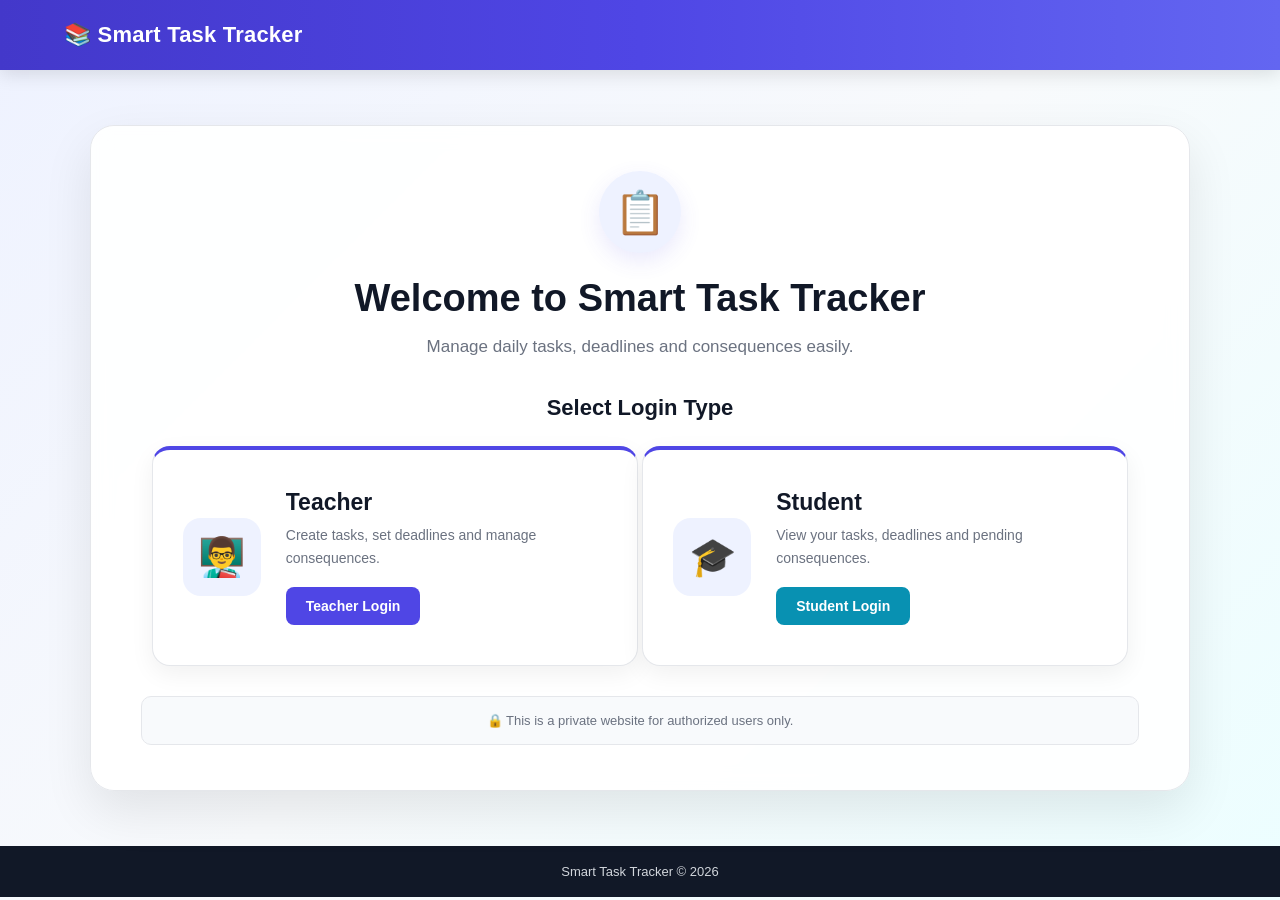
<file: index.html>
<!DOCTYPE html>
<html lang="en">

<head>
    <meta charset="UTF-8">
    <meta name="viewport" content="width=device-width, initial-scale=1.0">

    <title>Smart Task Tracker</title>

    <link rel="stylesheet" href="css/style.css">
</head>

<body>

    <!-- HEADER -->
    <header class="main-header">

        <div class="logo">
            📚 Smart Task Tracker
        </div>

    </header>


    <!-- MAIN LOGIN / ROLE SELECTION -->
    <main class="welcome-container">

        <div class="welcome-box">

            <div class="welcome-icon">
                📋
            </div>

            <h1>Welcome to Smart Task Tracker</h1>

            <p class="welcome-text">
                Manage daily tasks, deadlines and consequences easily.
            </p>


            <h2>Select Login Type</h2>


            <!-- TEACHER LOGIN -->
            <div class="role-card">

                <div class="role-icon">
                    👨‍🏫
                </div>

                <div class="role-content">

                    <h3>Teacher</h3>

                    <p>
                        Create tasks, set deadlines and manage consequences.
                    </p>
<a
                    
                    
    href="pages/teacher-login.html"
    class="role-button teacher-button">

    Teacher Login

</a>    
                        

                  

                </div>

            </div>


            <!-- STUDENT LOGIN -->
            <div class="role-card">

                <div class="role-icon">
                    🎓
                </div>

                <div class="role-content">

                    <h3>Student</h3>

                    <p>
                        View your tasks, deadlines and pending consequences.
                    </p>

                    <a
    href="pages/student-login.html"
    class="role-button student-button">

    Student Login

</a>
                </div>

            </div>


            <!-- PRIVATE WEBSITE NOTICE -->
            <div class="private-note">

                🔒
                This is a private website for authorized users only.

            </div>

        </div>

    </main>


    <!-- FOOTER -->
    <footer>

        <p>
            Smart Task Tracker © 2026
        </p>

    </footer>


    <!-- JAVASCRIPT -->
   
</body>

</html>
</file>
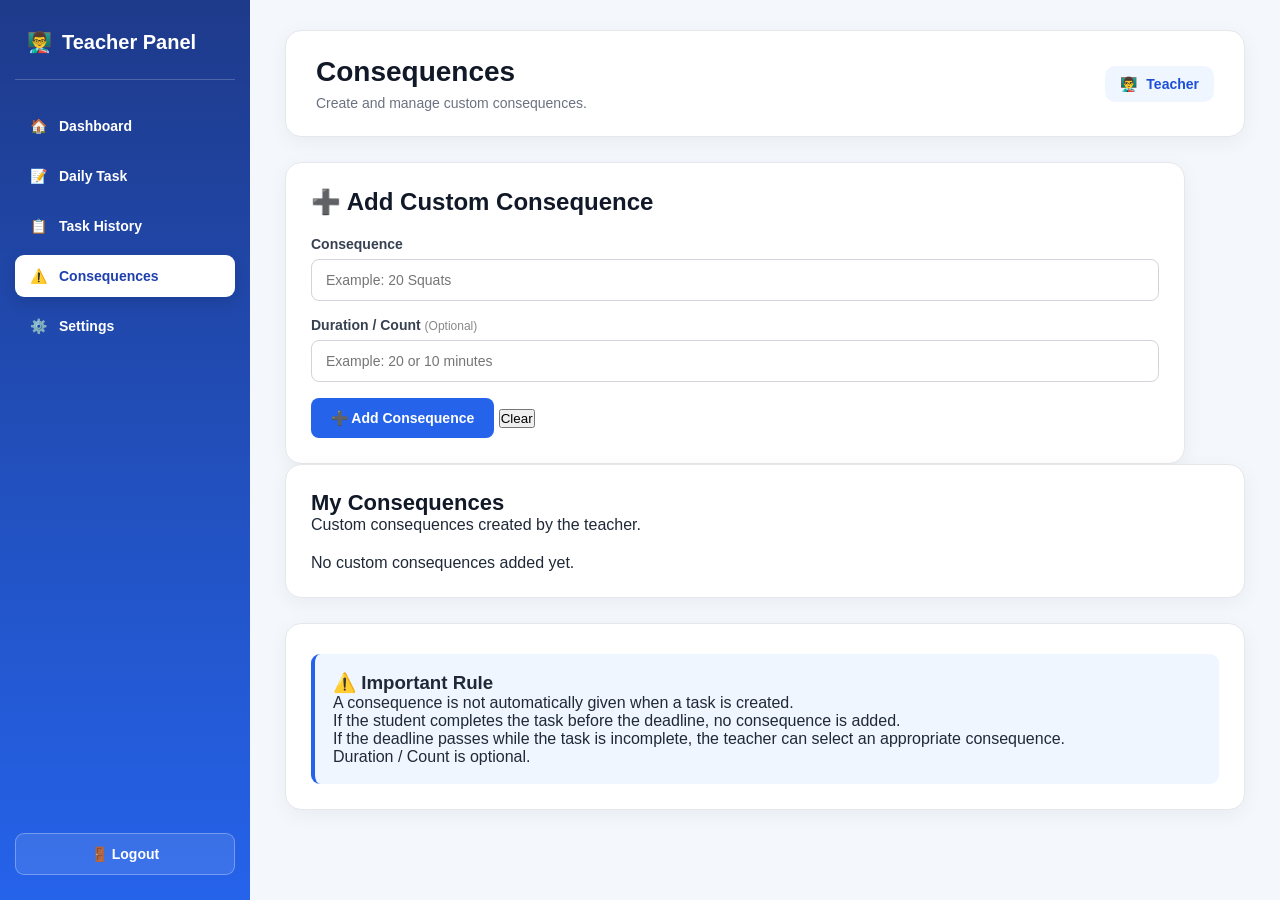
<file: pages/consequences.html>
<!DOCTYPE html>
<html lang="en">

<head>

    <meta charset="UTF-8">

    <meta name="viewport"
          content="width=device-width, initial-scale=1.0">

    <title>Consequences</title>

    <link rel="stylesheet"
          href="../css/style.css">

    <link rel="stylesheet"
          href="../css/teacher.css">

</head>


<body>

    <div class="dashboard-container">


        <!-- SIDEBAR -->

        <aside class="sidebar">

            <div class="sidebar-logo">

                👨‍🏫

                <span>
                    Teacher Panel
                </span>

            </div>


            <nav class="sidebar-menu">

                <a href="teacher-dashboard.html"
                   class="menu-item">

                    🏠
                    <span>Dashboard</span>

                </a>


                <a href="daily-task.html"
                   class="menu-item">

                    📝
                    <span>Daily Task</span>

                </a>


                <a href="task-history.html"
                   class="menu-item">

                    📋
                    <span>Task History</span>

                </a>


                <a href="consequences.html"
                   class="menu-item active">

                    ⚠️
                    <span>Consequences</span>

                </a>


                <a href="settings.html"
                   class="menu-item">

                    ⚙️
                    <span>Settings</span>

                </a>

            </nav>


            <button
                class="logout-button"
                onclick="logout()">

                🚪 Logout

            </button>

        </aside>



        <!-- MAIN CONTENT -->

        <main class="dashboard-main">


            <!-- HEADER -->

            <header class="dashboard-header">

                <div>

                    <h1>
                        Consequences
                    </h1>

                    <p>
                        Create and manage custom consequences.
                    </p>

                </div>


                <div class="teacher-profile">

                    👨‍🏫

                    <span>
                        Teacher
                    </span>

                </div>

            </header>



            <!-- ADD CONSEQUENCE -->

            <section class="form-section">

                <div class="form-card">

                    <h2>
                        ➕ Add Custom Consequence
                    </h2>


                    <!-- CONSEQUENCE -->

                    <div class="form-group">

                        <label for="consequenceName">
                            Consequence
                        </label>

                        <input
                            type="text"
                            id="consequenceName"
                            placeholder="Example: 20 Squats">

                    </div>



                    <!-- DURATION / COUNT -->

                    <div class="form-group">

                        <label for="consequenceValue">
                            Duration / Count
                            <span class="optional">
                                (Optional)
                            </span>
                        </label>

                        <input
                            type="text"
                            id="consequenceValue"
                            placeholder="Example: 20 or 10 minutes">

                    </div>



                    <!-- ADD BUTTON -->

                    <div class="form-actions">

                        <button
                            type="button"
                            class="save-task-btn"
                            onclick="addConsequence()">

                            ➕ Add Consequence

                        </button>


                        <button
                            type="button"
                            class="clear-btn"
                            onclick="clearConsequenceForm()">

                            Clear

                        </button>

                    </div>


                    <!-- MESSAGE -->

                    <p
                        id="consequenceMessage"
                        class="task-message">
                    </p>

                </div>

            </section>



            <!-- CONSEQUENCE LIST -->

            <section class="dashboard-section">

                <div class="section-header">

                    <div>

                        <h2>
                            My Consequences
                        </h2>

                        <p>
                            Custom consequences created by the teacher.
                        </p>

                    </div>

                </div>


                <div
                    id="consequenceList"
                    class="consequence-list">

                    <!-- Consequences will appear here -->

                </div>

            </section>



            <!-- RULE -->

            <section class="dashboard-section">

                <div class="teacher-info-box">

                    <h3>
                        ⚠️ Important Rule
                    </h3>

                    <p>
                        A consequence is not automatically given when
                        a task is created.
                    </p>

                    <p>
                        If the student completes the task before the
                        deadline, no consequence is added.
                    </p>

                    <p>
                        If the deadline passes while the task is
                        incomplete, the teacher can select an appropriate
                        consequence.
                    </p>

                    <p>
                        Duration / Count is optional.
                    </p>

                </div>

            </section>


        </main>

    </div>



    <!-- JAVASCRIPT -->

    <script src="../js/consequence.js"></script>

    <script src="../js/teacher.js"></script>

    <script src="../js/login.js"></script>

</body>

</html>
</file>
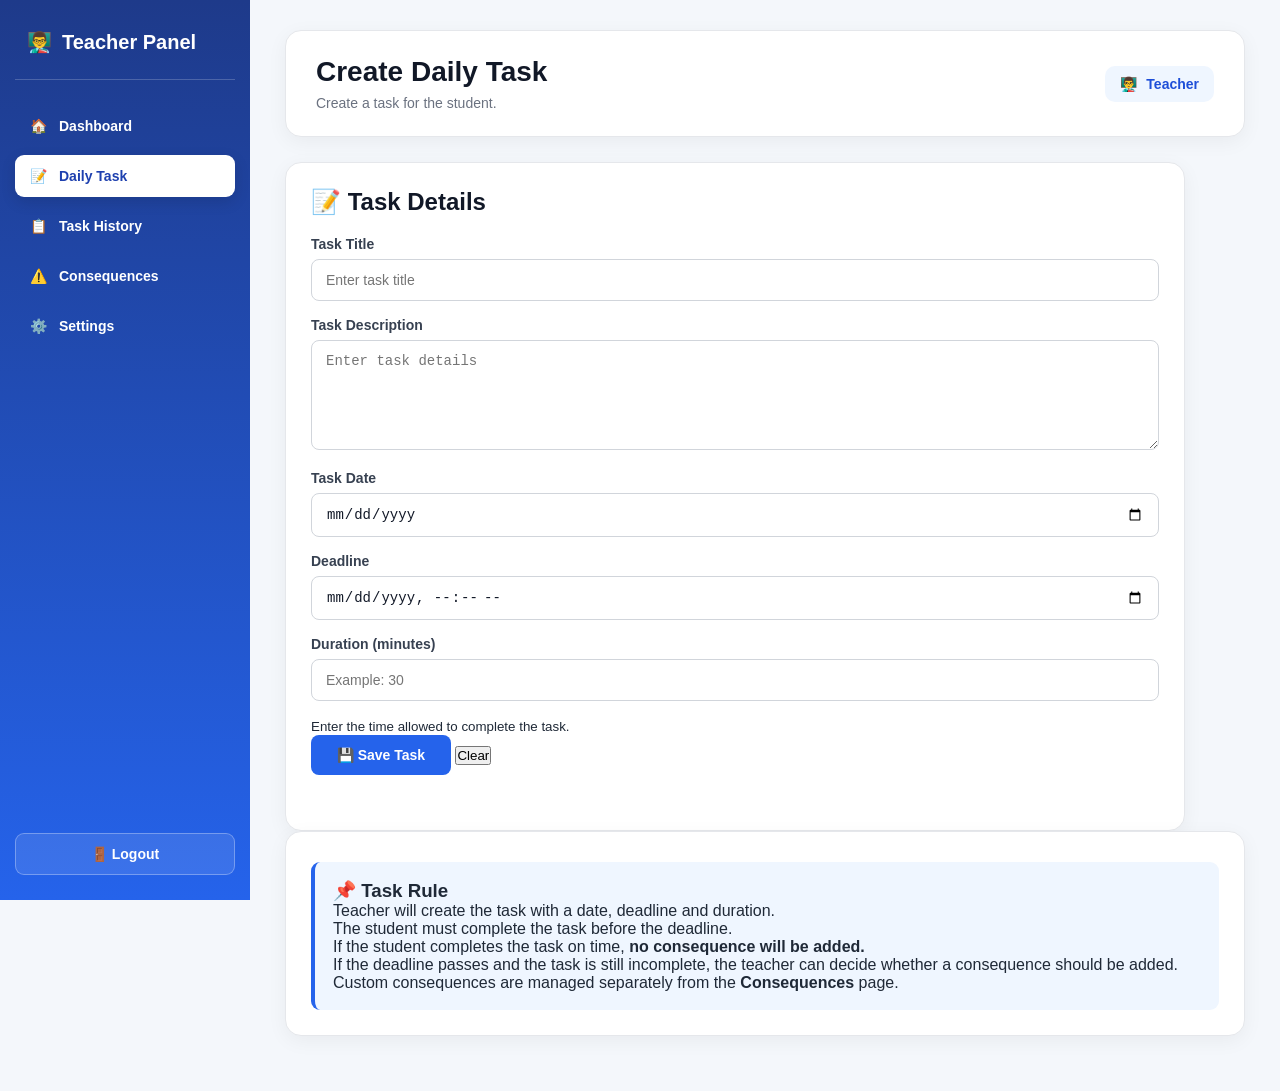
<file: pages/daily-task.html>
<!DOCTYPE html>
<html lang="en">

<head>

    <meta charset="UTF-8">

    <meta name="viewport"
          content="width=device-width, initial-scale=1.0">

    <title>Create Daily Task</title>

    <link rel="stylesheet"
          href="../css/style.css">

    <link rel="stylesheet"
          href="../css/teacher.css">

</head>


<body>

    <div class="dashboard-container">


        <!-- SIDEBAR -->

        <aside class="sidebar">

            <div class="sidebar-logo">

                👨‍🏫

                <span>
                    Teacher Panel
                </span>

            </div>


            <nav class="sidebar-menu">

                <a href="teacher-dashboard.html"
                   class="menu-item">

                    🏠
                    <span>Dashboard</span>

                </a>


                <a href="daily-task.html"
                   class="menu-item active">

                    📝
                    <span>Daily Task</span>

                </a>


                <a href="task-history.html"
                   class="menu-item">

                    📋
                    <span>Task History</span>

                </a>


                <a href="consequences.html"
                   class="menu-item">

                    ⚠️
                    <span>Consequences</span>

                </a>


                <a href="settings.html"
                   class="menu-item">

                    ⚙️
                    <span>Settings</span>

                </a>

            </nav>


            <button
                class="logout-button"
                onclick="logout()">

                🚪 Logout

            </button>

        </aside>



        <!-- MAIN CONTENT -->

        <main class="dashboard-main">


            <!-- HEADER -->

            <header class="dashboard-header">

                <div>

                    <h1>
                        Create Daily Task
                    </h1>

                    <p>
                        Create a task for the student.
                    </p>

                </div>


                <div class="teacher-profile">

                    👨‍🏫

                    <span>
                        Teacher
                    </span>

                </div>

            </header>



            <!-- TASK FORM -->

            <section class="form-section">

                <div class="form-card">

                    <h2>
                        📝 Task Details
                    </h2>


                    <!-- TASK TITLE -->

                    <div class="form-group">

                        <label for="taskTitle">
                            Task Title
                        </label>

                        <input
                            type="text"
                            id="taskTitle"
                            placeholder="Enter task title">

                    </div>



                    <!-- DESCRIPTION -->

                    <div class="form-group">

                        <label for="taskDescription">
                            Task Description
                        </label>

                        <textarea
                            id="taskDescription"
                            rows="4"
                            placeholder="Enter task details"></textarea>

                    </div>



                    <!-- DATE -->

                    <div class="form-row">

                        <div class="form-group">

                            <label for="taskDate">
                                Task Date
                            </label>

                            <input
                                type="date"
                                id="taskDate">

                        </div>



                        <!-- DEADLINE -->

                        <div class="form-group">

                            <label for="taskDeadline">
                                Deadline
                            </label>

                            <input
                                type="datetime-local"
                                id="taskDeadline">

                        </div>

                    </div>



                    <!-- DURATION -->

                    <div class="form-group">

                        <label for="taskDuration">
                            Duration (minutes)
                        </label>

                        <input
                            type="number"
                            id="taskDuration"
                            min="1"
                            placeholder="Example: 30">

                        <small>
                            Enter the time allowed to complete the task.
                        </small>

                    </div>



                    <!-- SAVE BUTTON -->

                    <div class="form-actions">

                        <button
                            type="button"
                            class="save-task-btn"
                            onclick="createTask()">

                            💾 Save Task

                        </button>


                        <button
                            type="button"
                            class="clear-btn"
                            onclick="clearTaskForm()">

                            Clear

                        </button>

                    </div>



                    <!-- MESSAGE -->

                    <p
                        id="taskMessage"
                        class="task-message">
                    </p>

                </div>

            </section>



            <!-- TASK RULE -->

            <section class="dashboard-section">

                <div class="teacher-info-box">

                    <h3>
                        📌 Task Rule
                    </h3>

                    <p>
                        Teacher will create the task with a date,
                        deadline and duration.
                    </p>

                    <p>
                        The student must complete the task before
                        the deadline.
                    </p>

                    <p>
                        If the student completes the task on time,
                        <strong>no consequence will be added.</strong>
                    </p>

                    <p>
                        If the deadline passes and the task is still
                        incomplete, the teacher can decide whether
                        a consequence should be added.
                    </p>

                    <p>
                        Custom consequences are managed separately
                        from the <strong>Consequences</strong> page.
                    </p>

                </div>

            </section>


        </main>

    </div>



    <!-- JAVASCRIPT -->

    <script src="../js/task.js"></script>

    <script src="../js/teacher.js"></script>

    <script src="../js/login.js"></script>

</body>

</html>
</file>
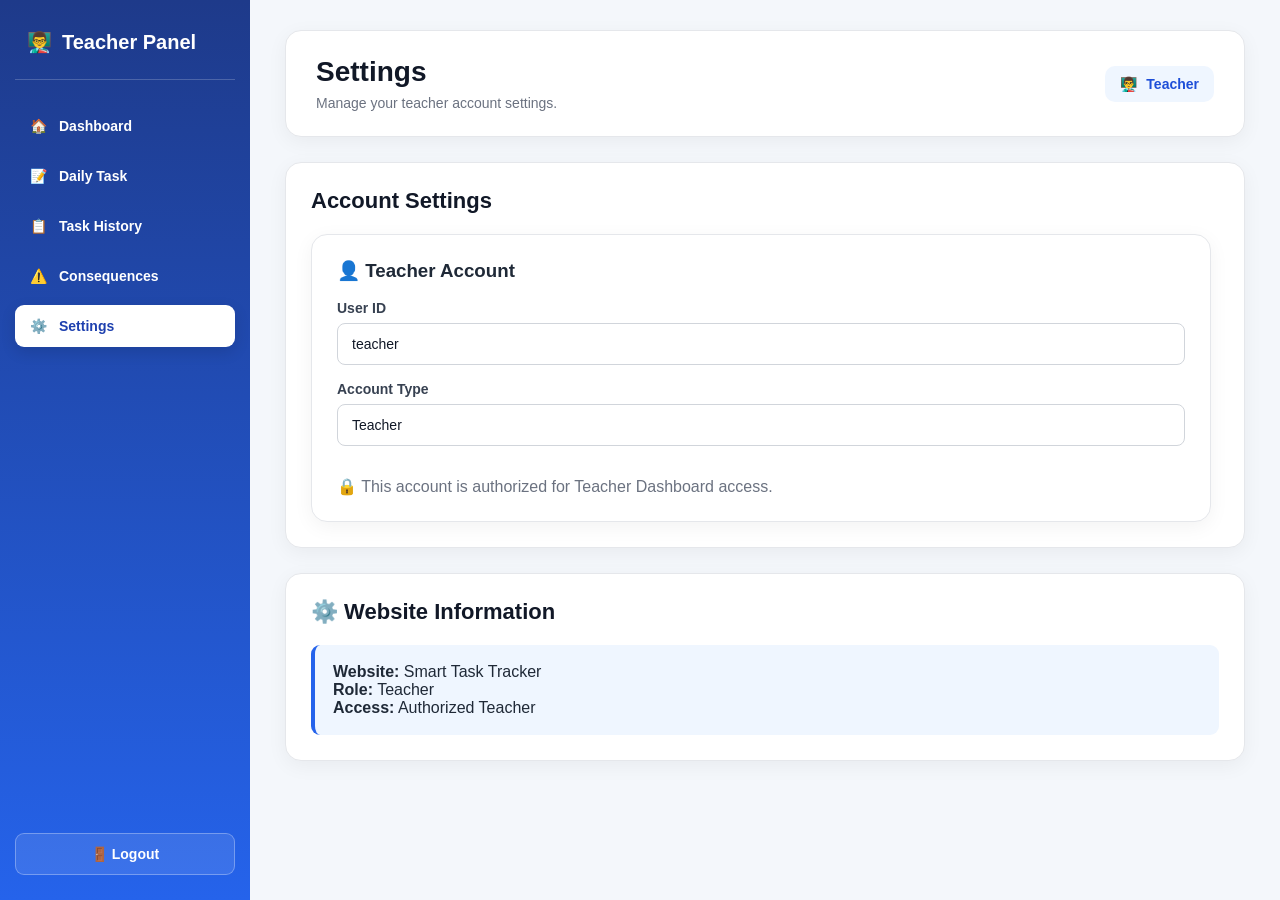
<file: pages/settings.html>
<!DOCTYPE html>
<html lang="en">

<head>

    <meta charset="UTF-8">

    <meta name="viewport"
          content="width=device-width, initial-scale=1.0">

    <title>Teacher Settings</title>

    <link rel="stylesheet"
          href="../css/teacher.css">

</head>


<body>

    <div class="dashboard-container">


        <!-- SIDEBAR -->

        <aside class="sidebar">

            <div class="sidebar-logo">

                👨‍🏫

                <span>
                    Teacher Panel
                </span>

            </div>


            <nav class="sidebar-menu">

                <a href="teacher-dashboard.html"
                   class="menu-item">

                    🏠
                    <span>Dashboard</span>

                </a>


                <a href="daily-task.html"
                   class="menu-item">

                    📝
                    <span>Daily Task</span>

                </a>


                <a href="task-history.html"
                   class="menu-item">

                    📋
                    <span>Task History</span>

                </a>


                <a href="consequences.html"
                   class="menu-item">

                    ⚠️
                    <span>Consequences</span>

                </a>


                <a href="settings.html"
                   class="menu-item active">

                    ⚙️
                    <span>Settings</span>

                </a>

            </nav>


            <button
                class="logout-button"
                onclick="logout()">

                🚪 Logout

            </button>

        </aside>



        <!-- MAIN CONTENT -->

        <main class="dashboard-main">


            <!-- HEADER -->

            <header class="dashboard-header">

                <div>

                    <h1>
                        Settings
                    </h1>

                    <p>
                        Manage your teacher account settings.
                    </p>

                </div>


                <div class="teacher-profile">

                    👨‍🏫

                    <span>
                        Teacher
                    </span>

                </div>

            </header>



            <!-- ACCOUNT SETTINGS -->

            <section class="dashboard-section">

                <div class="section-header">

                    <h2>
                        Account Settings
                    </h2>

                </div>


                <div class="form-card">

                    <h3>
                        👤 Teacher Account
                    </h3>

                    <br>


                    <label>
                        User ID
                    </label>

                    <input
                        type="text"
                        value="teacher"
                        readonly>


                    <label>
                        Account Type
                    </label>

                    <input
                        type="text"
                        value="Teacher"
                        readonly>


                    <p style="margin-top: 15px; color: #6b7280;">
                        🔒 This account is authorized for Teacher Dashboard access.
                    </p>

                </div>

            </section>



            <!-- WEBSITE SETTINGS -->

            <section class="dashboard-section">

                <div class="section-header">

                    <h2>
                        ⚙️ Website Information
                    </h2>

                </div>


                <div class="teacher-info-box">

                    <p>
                        <strong>Website:</strong>
                        Smart Task Tracker
                    </p>

                    <p>
                        <strong>Role:</strong>
                        Teacher
                    </p>

                    <p>
                        <strong>Access:</strong>
                        Authorized Teacher
                    </p>

                </div>

            </section>


        </main>

    </div>



    <!-- JAVASCRIPT -->

    <script src="../js/login.js"></script>

</body>

</html>
</file>
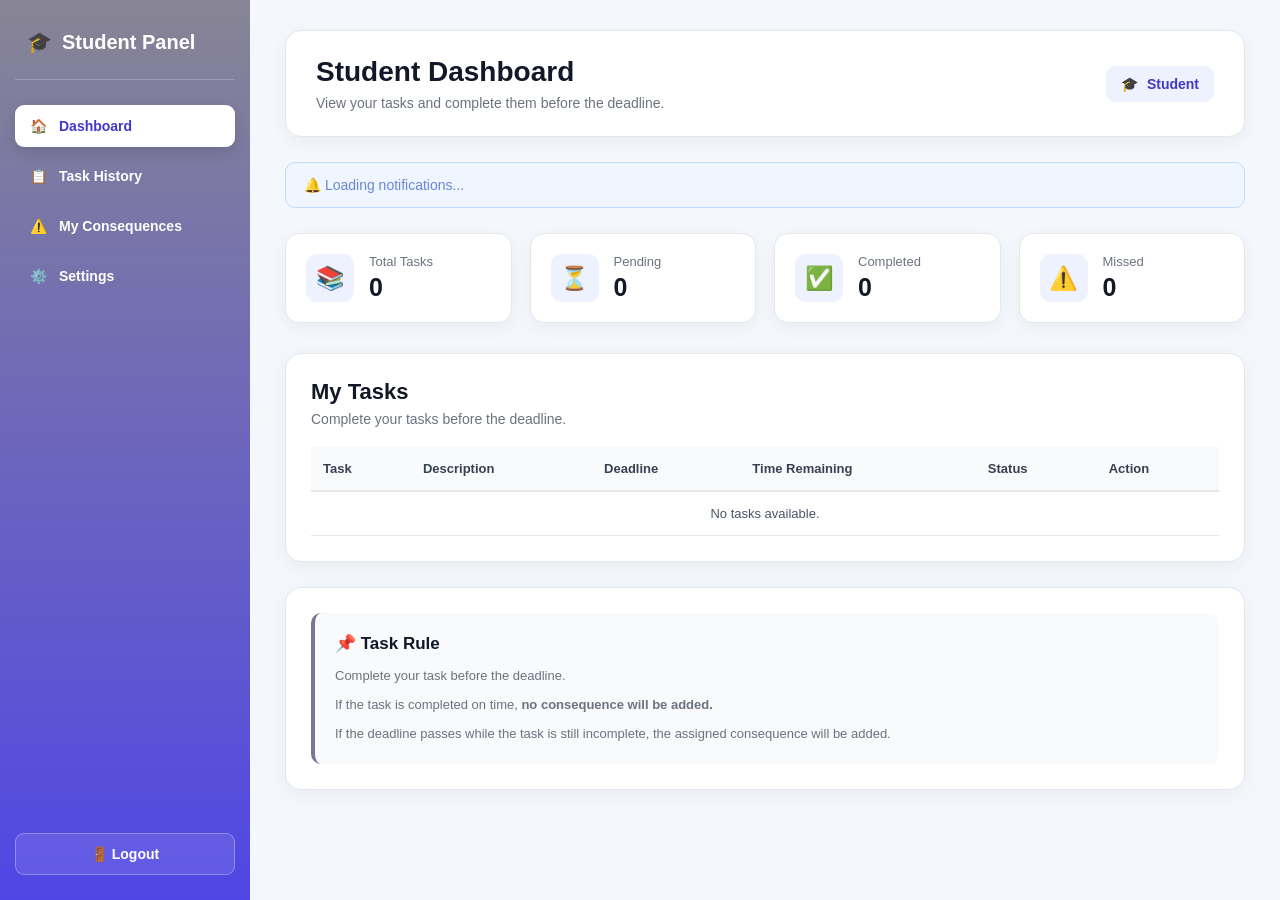
<file: pages/student-dashboard.html>
<!DOCTYPE html>
<html lang="en">

<head>

    <meta charset="UTF-8">

    <meta name="viewport"
          content="width=device-width, initial-scale=1.0">

    <title>Student Dashboard</title>

    <link rel="stylesheet"
          href="../css/style.css">

    <link rel="stylesheet"
          href="../css/student.css">

</head>


<body>

    <div class="dashboard-container">


        <!-- SIDEBAR -->

        <aside class="sidebar">

            <div class="sidebar-logo">

                🎓

                <span>
                    Student Panel
                </span>

            </div>


            <nav class="sidebar-menu">

                <a href="student-dashboard.html"
                   class="menu-item active">

                    🏠
                    <span>Dashboard</span>

                </a>


                <a href="task-history.html"
                   class="menu-item">

                    📋
                    <span>Task History</span>

                </a>


                <a href="consequences.html"
                   class="menu-item">

                    ⚠️
                    <span>My Consequences</span>

                </a>


                <a href="settings.html"
                   class="menu-item">

                    ⚙️
                    <span>Settings</span>

                </a>

            </nav>


            <button
                class="logout-button"
                onclick="logout()">

                🚪 Logout

            </button>

        </aside>



        <!-- MAIN CONTENT -->

        <main class="dashboard-main">


            <!-- HEADER -->

            <header class="dashboard-header">

                <div>

                    <h1>
                        Student Dashboard
                    </h1>

                    <p>
                        View your tasks and complete them before the deadline.
                    </p>

                </div>


                <div class="student-profile">

                    🎓

                    <span>
                        Student
                    </span>

                </div>

            </header>



            <!-- NOTIFICATION -->

            <section class="notification-section">

                <div
                    id="notificationBox"
                    class="notification-box">

                    🔔
                    <span>
                        Loading notifications...
                    </span>

                </div>

            </section>



            <!-- TASK SUMMARY -->

            <section class="stats-container">


                <div class="stat-card">

                    <div class="stat-icon">
                        📚
                    </div>

                    <div>

                        <p>
                            Total Tasks
                        </p>

                        <h2 id="studentTotalTasks">
                            0
                        </h2>

                    </div>

                </div>



                <div class="stat-card">

                    <div class="stat-icon">
                        ⏳
                    </div>

                    <div>

                        <p>
                            Pending
                        </p>

                        <h2 id="studentPendingTasks">
                            0
                        </h2>

                    </div>

                </div>



                <div class="stat-card">

                    <div class="stat-icon">
                        ✅
                    </div>

                    <div>

                        <p>
                            Completed
                        </p>

                        <h2 id="studentCompletedTasks">
                            0
                        </h2>

                    </div>

                </div>



                <div class="stat-card">

                    <div class="stat-icon">
                        ⚠️
                    </div>

                    <div>

                        <p>
                            Missed
                        </p>

                        <h2 id="studentMissedTasks">
                            0
                        </h2>

                    </div>

                </div>

            </section>



            <!-- TODAY'S TASKS -->

            <section class="dashboard-section">

                <div class="section-header">

                    <div>

                        <h2>
                            My Tasks
                        </h2>

                        <p>
                            Complete your tasks before the deadline.
                        </p>

                    </div>

                </div>


                <div class="table-container">

                    <table>

                        <thead>

                            <tr>

                                <th>
                                    Task
                                </th>

                                <th>
                                    Description
                                </th>

                                <th>
                                    Deadline
                                </th>

                                <th>
                                    Time Remaining
                                </th>

                                <th>
                                    Status
                                </th>

                                <th>
                                    Action
                                </th>

                            </tr>

                        </thead>


                        <tbody id="studentTaskTableBody">

                            <!-- Tasks will appear here -->

                        </tbody>

                    </table>

                </div>

            </section>



            <!-- IMPORTANT RULE -->

            <section class="dashboard-section">

                <div class="student-info-box">

                    <h3>
                        📌 Task Rule
                    </h3>

                    <p>
                        Complete your task before the deadline.
                    </p>

                    <p>
                        If the task is completed on time,
                        <strong>no consequence will be added.</strong>
                    </p>

                    <p>
                        If the deadline passes while the task is still
                        incomplete, the assigned consequence will be added.
                    </p>

                </div>

            </section>


        </main>

    </div>



    <!-- JAVASCRIPT -->

    <script src="../js/task.js"></script>

    <script src="../js/student.js"></script>

    <script src="../js/login.js"></script>


</body>

</html>
</file>
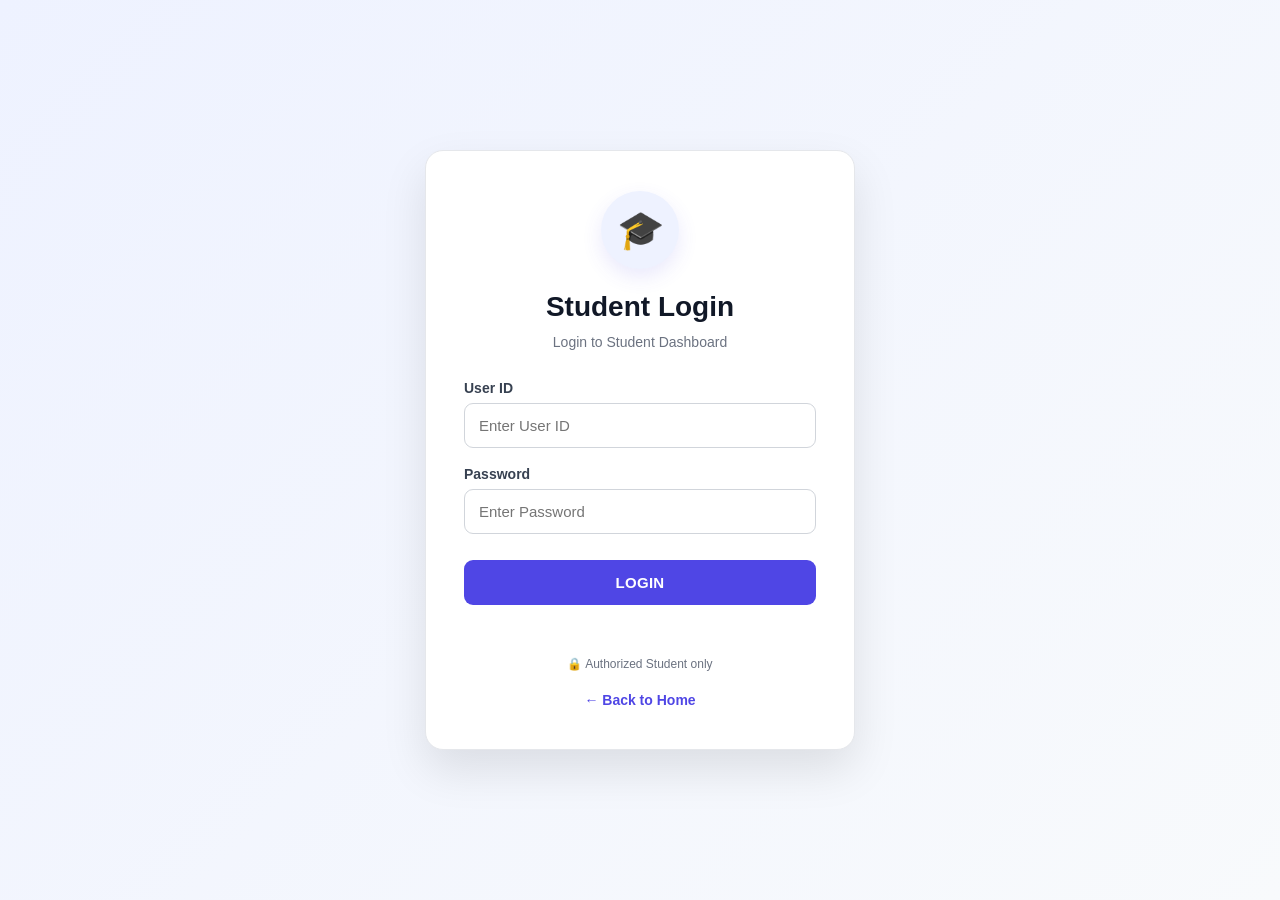
<file: pages/student-login.html>
<!DOCTYPE html>
<html lang="en">

<head>

    <meta charset="UTF-8">

    <meta name="viewport"
          content="width=device-width, initial-scale=1.0">

    <title>Student Login</title>

    <!-- Main CSS -->
    <link rel="stylesheet"
          href="../css/style.css">

    <!-- Login CSS -->
    <link rel="stylesheet"
          href="../css/login.css">

</head>


<body>

    <!-- LOGIN PAGE -->

    <main class="login-page">

        <div class="login-box">

            <!-- ICON -->

            <div class="login-icon">
                🎓
            </div>


            <!-- TITLE -->

            <h1>
                Student Login
            </h1>

            <p class="login-subtitle">
                Login to Student Dashboard
            </p>


            <!-- USER ID -->

            <div class="input-group">

                <label for="studentUserId">
                    User ID
                </label>

                <input
                    type="text"
                    id="studentUserId"
                    placeholder="Enter User ID"
                    autocomplete="username"
                >

            </div>


            <!-- PASSWORD -->

            <div class="input-group">

                <label for="studentPassword">
                    Password
                </label>

                <input
                    type="password"
                    id="studentPassword"
                    placeholder="Enter Password"
                    autocomplete="current-password"
                >

            </div>


            <!-- LOGIN BUTTON -->

            <button
                type="button"
                class="login-btn"
                onclick="studentLogin()">

                LOGIN

            </button>


            <!-- ERROR MESSAGE -->

            <p
                id="loginMessage"
                class="login-message">
            </p>


            <!-- NOTE -->

            <p class="login-note">
                🔒 Authorized Student only
            </p>


            <!-- BACK BUTTON -->

            <a
                href="../index.html"
                class="back-link">

                ← Back to Home

            </a>

        </div>

    </main>


    <!-- LOGIN JAVASCRIPT -->

    <script src="../js/login.js"></script>

</body>

</html>
</file>
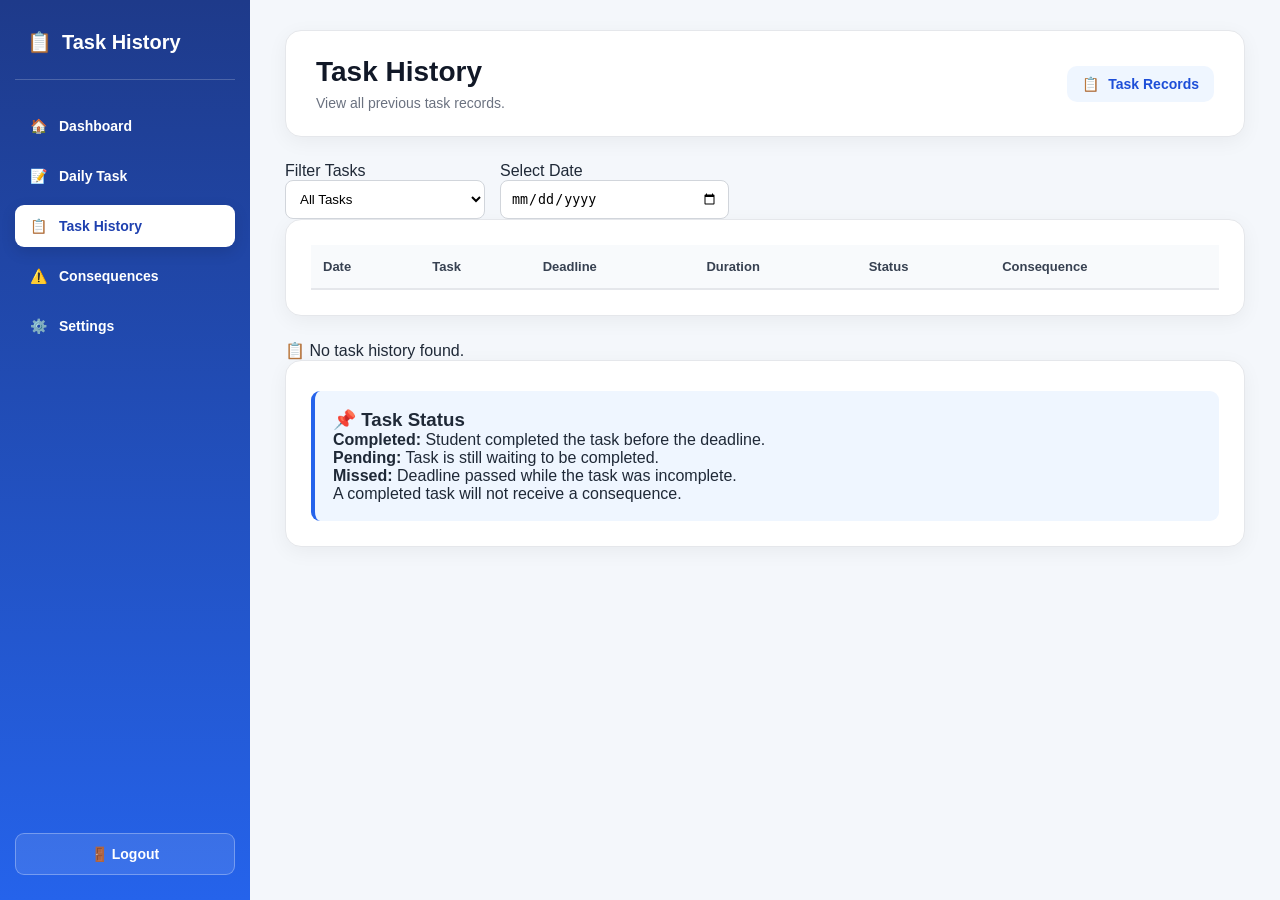
<file: pages/task-history.html>
<!DOCTYPE html>
<html lang="en">

<head>

    <meta charset="UTF-8">

    <meta name="viewport"
          content="width=device-width, initial-scale=1.0">

    <title>Task History</title>

    <link rel="stylesheet"
          href="../css/style.css">

    <link rel="stylesheet"
          href="../css/teacher.css">

</head>


<body>

    <div class="dashboard-container">


        <!-- SIDEBAR -->

        <aside class="sidebar">

            <div class="sidebar-logo">

                📋

                <span>
                    Task History
                </span>

            </div>


            <nav class="sidebar-menu">

                <a href="teacher-dashboard.html"
                   class="menu-item">

                    🏠
                    <span>Dashboard</span>

                </a>


                <a href="daily-task.html"
                   class="menu-item">

                    📝
                    <span>Daily Task</span>

                </a>


                <a href="task-history.html"
                   class="menu-item active">

                    📋
                    <span>Task History</span>

                </a>


                <a href="consequences.html"
                   class="menu-item">

                    ⚠️
                    <span>Consequences</span>

                </a>


                <a href="settings.html"
                   class="menu-item">

                    ⚙️
                    <span>Settings</span>

                </a>

            </nav>


            <button
                class="logout-button"
                onclick="logout()">

                🚪 Logout

            </button>

        </aside>



        <!-- MAIN CONTENT -->

        <main class="dashboard-main">


            <!-- HEADER -->

            <header class="dashboard-header">

                <div>

                    <h1>
                        Task History
                    </h1>

                    <p>
                        View all previous task records.
                    </p>

                </div>


                <div class="teacher-profile">

                    📋

                    <span>
                        Task Records
                    </span>

                </div>

            </header>



            <!-- FILTER -->

            <section class="filter-section">

                <div class="filter-box">

                    <label for="historyFilter">
                        Filter Tasks
                    </label>

                    <select id="historyFilter"
                            onchange="filterTaskHistory()">

                        <option value="all">
                            All Tasks
                        </option>

                        <option value="completed">
                            Completed
                        </option>

                        <option value="pending">
                            Pending
                        </option>

                        <option value="missed">
                            Missed
                        </option>

                    </select>

                </div>


                <div class="filter-box">

                    <label for="historyDate">
                        Select Date
                    </label>

                    <input
                        type="date"
                        id="historyDate"
                        onchange="filterTaskHistory()">

                </div>

            </section>



            <!-- HISTORY TABLE -->

            <section class="dashboard-section">

                <div class="table-container">

                    <table>

                        <thead>

                            <tr>

                                <th>
                                    Date
                                </th>

                                <th>
                                    Task
                                </th>

                                <th>
                                    Deadline
                                </th>

                                <th>
                                    Duration
                                </th>

                                <th>
                                    Status
                                </th>

                                <th>
                                    Consequence
                                </th>

                            </tr>

                        </thead>


                        <tbody id="historyTableBody">

                            <!-- History will appear here -->

                        </tbody>

                    </table>

                </div>

            </section>



            <!-- EMPTY MESSAGE -->

            <section
                id="emptyHistoryMessage"
                class="empty-message">

                📋 No task history found.

            </section>



            <!-- RULE -->

            <section class="dashboard-section">

                <div class="teacher-info-box">

                    <h3>
                        📌 Task Status
                    </h3>

                    <p>
                        <strong>Completed:</strong>
                        Student completed the task before the deadline.
                    </p>

                    <p>
                        <strong>Pending:</strong>
                        Task is still waiting to be completed.
                    </p>

                    <p>
                        <strong>Missed:</strong>
                        Deadline passed while the task was incomplete.
                    </p>

                    <p>
                        A completed task will not receive a consequence.
                    </p>

                </div>

            </section>


        </main>

    </div>



    <!-- JAVASCRIPT -->

    <script src="../js/history.js"></script>

    <script src="../js/task.js"></script>

    <script src="../js/login.js"></script>

</body>

</html>
</file>
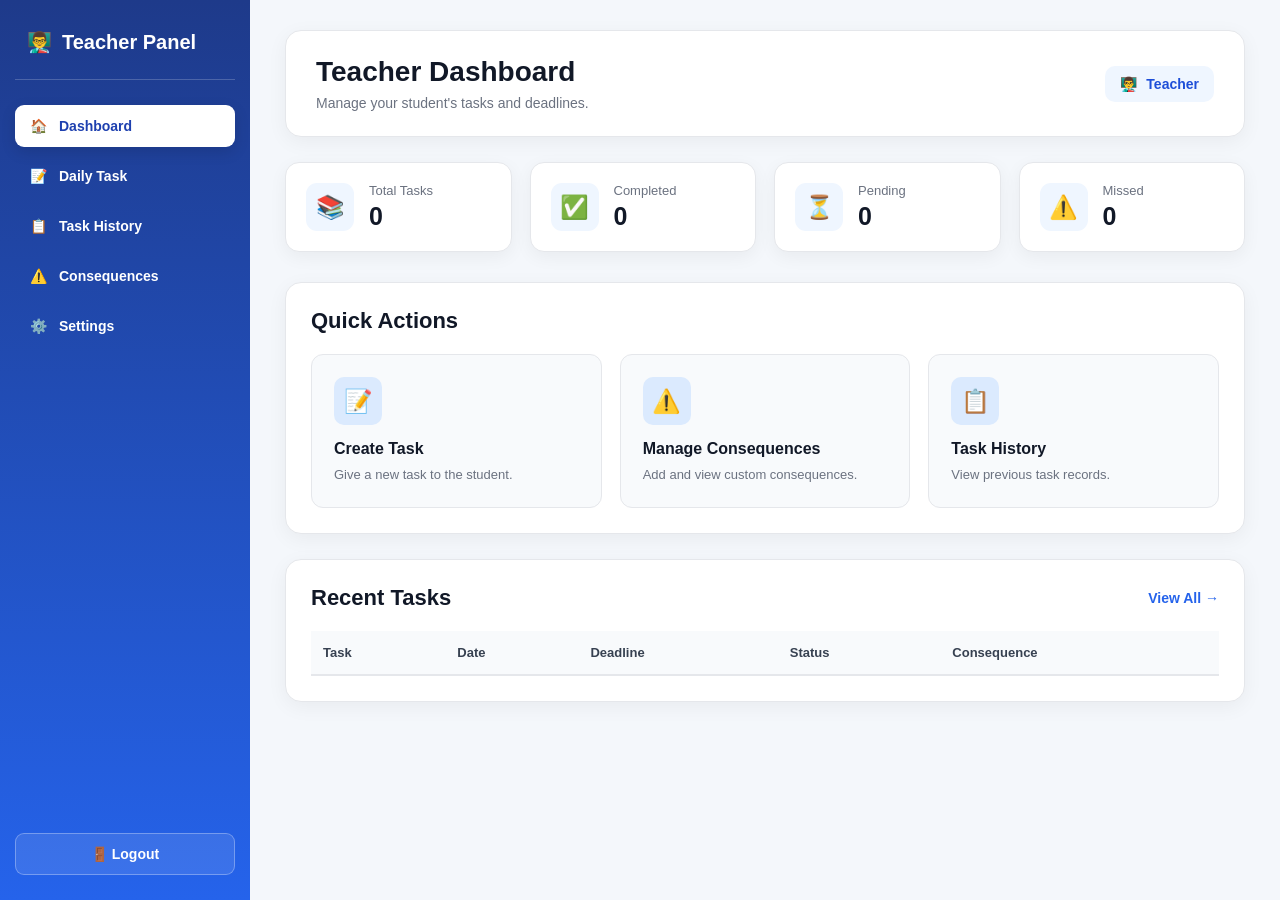
<file: pages/teacher-dashboard.html>
<!DOCTYPE html>
<html lang="en">

<head>

    <meta charset="UTF-8">

    <meta name="viewport"
          content="width=device-width, initial-scale=1.0">

    <title>Teacher Dashboard</title>

   <!--  <link rel="stylesheet"
          href="../css/style.css"> -->

    <link rel="stylesheet"
          href="../css/teacher.css">

</head>


<body>

    <div class="dashboard-container">


        <!-- SIDEBAR -->

        <aside class="sidebar">

            <div class="sidebar-logo">

                👨‍🏫

                <span>
                    Teacher Panel
                </span>

            </div>


            <nav class="sidebar-menu">

                <a href="teacher-dashboard.html"
                   class="menu-item active">

                    🏠
                    <span>Dashboard</span>

                </a>


                <a href="daily-task.html"
                   class="menu-item">

                    📝
                    <span>Daily Task</span>

                </a>


                <a href="task-history.html"
                   class="menu-item">

                    📋
                    <span>Task History</span>

                </a>


                <a href="consequences.html"
                   class="menu-item">

                    ⚠️
                    <span>Consequences</span>

                </a>


                <a href="settings.html"
                   class="menu-item">

                    ⚙️
                    <span>Settings</span>

                </a>

            </nav>


            <button
                class="logout-button"
                onclick="logout()">

                🚪 Logout

            </button>

        </aside>



        <!-- MAIN CONTENT -->

        <main class="dashboard-main">


            <!-- TOP HEADER -->

            <header class="dashboard-header">

                <div>

                    <h1>
                        Teacher Dashboard
                    </h1>

                    <p>
                        Manage your student's tasks and deadlines.
                    </p>

                </div>


                <div class="teacher-profile">

                    👨‍🏫

                    <span>
                        Teacher
                    </span>

                </div>

            </header>



            <!-- STAT CARDS -->

            <section class="stats-container">


                <!-- TOTAL TASK -->

                <div class="stat-card">

                    <div class="stat-icon">
                        📚
                    </div>

                    <div>

                        <p>
                            Total Tasks
                        </p>

                        <h2 id="totalTasks">
                            0
                        </h2>

                    </div>

                </div>



                <!-- COMPLETED -->

                <div class="stat-card">

                    <div class="stat-icon">
                        ✅
                    </div>

                    <div>

                        <p>
                            Completed
                        </p>

                        <h2 id="completedTasks">
                            0
                        </h2>

                    </div>

                </div>



                <!-- PENDING -->

                <div class="stat-card">

                    <div class="stat-icon">
                        ⏳
                    </div>

                    <div>

                        <p>
                            Pending
                        </p>

                        <h2 id="pendingTasks">
                            0
                        </h2>

                    </div>

                </div>



                <!-- MISSED -->

                <div class="stat-card">

                    <div class="stat-icon">
                        ⚠️
                    </div>

                    <div>

                        <p>
                            Missed
                        </p>

                        <h2 id="missedTasks">
                            0
                        </h2>

                    </div>

                </div>

            </section>



            <!-- QUICK ACTIONS -->

            <section class="dashboard-section">

                <div class="section-header">

                    <h2>
                        Quick Actions
                    </h2>

                </div>


                <div class="quick-actions">


                    <a href="daily-task.html"
                       class="action-card">

                        <div class="action-icon">
                            📝
                        </div>

                        <h3>
                            Create Task
                        </h3>

                        <p>
                            Give a new task to the student.
                        </p>

                    </a>



                    <a href="consequences.html"
                       class="action-card">

                        <div class="action-icon">
                            ⚠️
                        </div>

                        <h3>
                            Manage Consequences
                        </h3>

                        <p>
                            Add and view custom consequences.
                        </p>

                    </a>



                    <a href="task-history.html"
                       class="action-card">

                        <div class="action-icon">
                            📋
                        </div>

                        <h3>
                            Task History
                        </h3>

                        <p>
                            View previous task records.
                        </p>

                    </a>

                </div>

            </section>



            <!-- RECENT TASKS -->

            <section class="dashboard-section">

                <div class="section-header">

                    <h2>
                        Recent Tasks
                    </h2>

                    <a href="task-history.html"
                       class="view-all">

                        View All →

                    </a>

                </div>


                <div class="table-container">

                    <table>

                        <thead>

                            <tr>

                                <th>
                                    Task
                                </th>

                                <th>
                                    Date
                                </th>

                                <th>
                                    Deadline
                                </th>

                                <th>
                                    Status
                                </th>

                                <th>
                                    Consequence
                                </th>

                            </tr>

                        </thead>


                        <tbody id="taskTableBody">

                            <!-- Tasks will appear here -->

                        </tbody>

                    </table>

                </div>

            </section>


        </main>

    </div>


    <!-- JAVASCRIPT -->

    <script src="../js/task.js"></script>

    <script src="../js/teacher.js"></script>

    <script src="../js/login.js"></script>


</body>

</html>
</file>
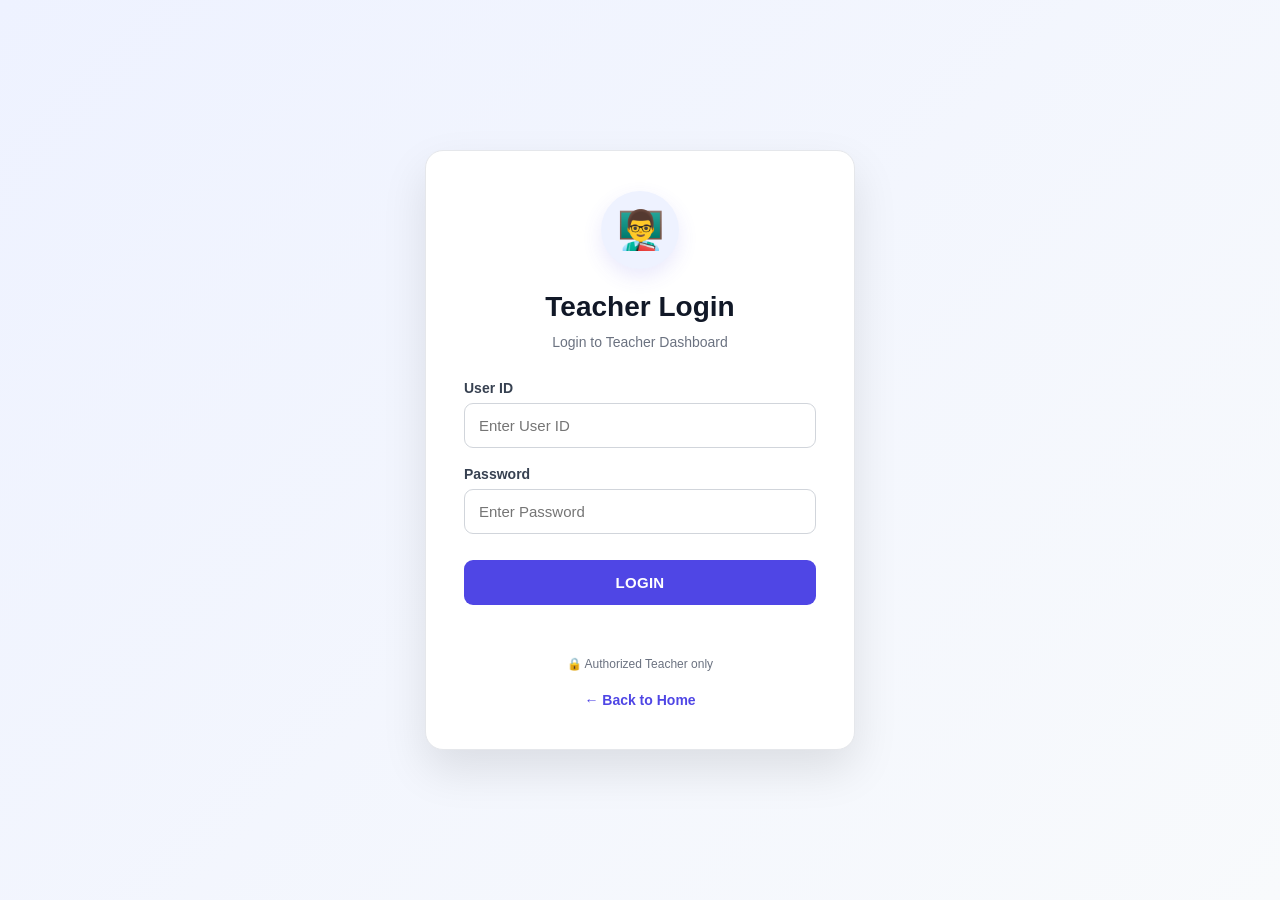
<file: pages/teacher-login.html>
<!DOCTYPE html>
<html lang="en">

<head >

    <meta charset="UTF-8">

    <meta name="viewport"
          content="width=device-width, initial-scale=1.0">

    <title>Teacher Login</title>

    <!-- Main CSS -->
    <link rel="stylesheet"
          href="../css/style.css">

    <!-- Login CSS -->
    <link rel="stylesheet"
          href="../css/login.css">


</head>


<body>

    <!-- LOGIN PAGE -->

    <main class="login-page">

        <div class="login-box">

            <!-- ICON -->

            <div class="login-icon">
                👨‍🏫
            </div>


            <!-- TITLE -->

            <h1>
                Teacher Login
            </h1>

            <p class="login-subtitle">
                Login to Teacher Dashboard
            </p>


            <!-- USER ID -->

            <div class="input-group">

                <label for="teacherUserId">
                    User ID
                </label>

                <input
                    type="text"
                    id="teacherUserId"
                    placeholder="Enter User ID"
                    autocomplete="username"
                >

            </div>


            <!-- PASSWORD -->

            <div class="input-group">

                <label for="teacherPassword">
                    Password
                </label>

                <input
                    type="password"
                    id="teacherPassword"
                    placeholder="Enter Password"
                    autocomplete="current-password"
                >

            </div>


            <!-- LOGIN BUTTON -->

            <button
                type="button"
                class="login-btn"
                onclick="teacherLogin()">

                LOGIN

            </button>


            <!-- ERROR MESSAGE -->

            <p
                id="loginMessage"
                class="login-message">
            </p>


            <!-- NOTE -->

            <p class="login-note">
                🔒 Authorized Teacher only
            </p>


            <!-- BACK BUTTON -->

            <a
                href="../index.html"
                class="back-link">

                ← Back to Home

            </a>

        </div>

    </main>


    <!-- LOGIN JAVASCRIPT -->

    <script src="../js/login.js"></script>

</body>

</html>
</file>
<file: css/style.css>
/* =========================================
   SMART TASK TRACKER - HOME PAGE
========================================= */

* {
    margin: 0;
    padding: 0;
    box-sizing: border-box;
}

html,
body {
    width: 100%;
    min-height: 100%;
}

body {
    font-family: Arial, Helvetica, sans-serif;

    background:
        linear-gradient(
            135deg,
            #eef2ff 0%,
            #f8fafc 50%,
            #ecfeff 100%
        );

    color: #1f2937;
}


/* =========================================
   HEADER
========================================= */

.main-header {
    width: 100%;

    min-height: 70px;

    display: flex;
    align-items: center;

    padding: 0 5%;

    background:
        linear-gradient(
            90deg,
            #4338ca,
            #4f46e5,
            #6366f1
        );

    color: white;

    box-shadow:
        0 4px 18px rgba(0, 0, 0, 0.12);
}


/* ---------- LOGO ---------- */

.logo {
    font-size: 22px;

    font-weight: 700;

    letter-spacing: 0.2px;
}


/* =========================================
   MAIN AREA
========================================= */

.welcome-container {
    width: 100%;

    min-height: calc(100vh - 130px);

    display: flex;

    justify-content: center;
    align-items: center;

    padding: 55px 5%;
}


/* =========================================
   WELCOME BOX
========================================= */

.welcome-box {
    width: 100%;

    max-width: 1100px;

    margin: 0 auto;

    padding: 45px 50px;

    text-align: center;

    background: rgba(255, 255, 255, 0.92);

    border: 1px solid #e5e7eb;

    border-radius: 24px;

    box-shadow:
        0 20px 50px rgba(0, 0, 0, 0.09);

    backdrop-filter: blur(10px);
}


/* =========================================
   WELCOME ICON
========================================= */

.welcome-icon {
    width: 82px;
    height: 82px;

    margin: 0 auto 22px;

    display: flex;

    align-items: center;
    justify-content: center;

    background: #eef2ff;

    border-radius: 50%;

    font-size: 42px;

    box-shadow:
        0 8px 22px rgba(79, 70, 229, 0.12);
}


/* =========================================
   MAIN TITLE
========================================= */

.welcome-box h1 {
    margin-bottom: 10px;

    color: #111827;

    font-size: 38px;

    line-height: 1.25;

    font-weight: 700;
}


/* =========================================
   WELCOME TEXT
========================================= */

.welcome-text {
    margin-bottom: 35px;

    color: #6b7280;

    font-size: 17px;

    line-height: 1.6;
}


/* =========================================
   SELECT LOGIN TYPE
========================================= */

.welcome-box > h2 {
    margin-bottom: 25px;

    color: #111827;

    font-size: 22px;
}


/* =========================================
   ROLE CARDS CONTAINER
========================================= */

/*
   आपके HTML में role-card अलग-अलग हैं,
   इसलिए उन्हें side-by-side करने के लिए
   welcome-box को grid नहीं बनाया गया है।

   नीचे वाला तरीका cards को inline-flex
   के रूप में व्यवस्थित करता है।
*/

.role-card {
    width: calc(50% - 13px);

    min-height: 220px;

    display: inline-flex;

    vertical-align: top;

    align-items: center;

    justify-content: center;

    gap: 25px;

    margin-bottom: 25px;

    padding: 30px;

    background: #ffffff;

    border: 1px solid #e5e7eb;

    border-top: 4px solid #4f46e5;

    border-radius: 18px;

    text-align: left;

    box-shadow:
        0 8px 25px rgba(0, 0, 0, 0.06);

    transition:
        transform 0.25s ease,
        box-shadow 0.25s ease;
}


/* Student card */

.role-card:nth-of-type(4) {
    border-top-color: #0891b2;
}


/* ---------- CARD HOVER ---------- */

.role-card:hover {
    transform: translateY(-5px);

    box-shadow:
        0 16px 35px rgba(0, 0, 0, 0.11);
}


/* =========================================
   ROLE ICON
========================================= */

.role-icon {
    width: 78px;
    height: 78px;

    flex-shrink: 0;

    display: flex;

    align-items: center;
    justify-content: center;

    background: #eef2ff;

    border-radius: 18px;

    font-size: 38px;

    text-align: center;
}


/* =========================================
   ROLE CONTENT
========================================= */

.role-content {
    flex: 1;
}


/* ---------- ROLE TITLE ---------- */

.role-content h3 {
    margin-bottom: 8px;

    color: #111827;

    font-size: 23px;

    font-weight: 700;
}


/* ---------- ROLE DESCRIPTION ---------- */

.role-content p {
    margin-bottom: 18px;

    color: #6b7280;

    font-size: 14px;

    line-height: 1.6;
}


/* =========================================
   LOGIN BUTTON
========================================= */

.role-button {
    display: inline-block;

    padding: 11px 20px;

    border-radius: 8px;

    color: white;

    font-size: 14px;

    font-weight: 700;

    text-decoration: none;

    transition:
        transform 0.2s ease,
        box-shadow 0.2s ease,
        background 0.2s ease;
}


/* ---------- TEACHER BUTTON ---------- */

.teacher-button {
    background: #4f46e5;
}

.teacher-button:hover {
    background: #4338ca;

    transform: translateY(-2px);

    box-shadow:
        0 7px 15px rgba(79, 70, 229, 0.25);
}


/* ---------- STUDENT BUTTON ---------- */

.student-button {
    background: #0891b2;
}

.student-button:hover {
    background: #0e7490;

    transform: translateY(-2px);

    box-shadow:
        0 7px 15px rgba(8, 145, 178, 0.25);
}


/* =========================================
   PRIVATE WEBSITE NOTICE
========================================= */

.private-note {
    width: 100%;

    margin-top: 5px;

    padding: 14px 20px;

    background: #f8fafc;

    border: 1px solid #e5e7eb;

    border-radius: 10px;

    color: #6b7280;

    font-size: 13px;

    line-height: 1.5;
}


/* =========================================
   FOOTER
========================================= */

footer {
    width: 100%;

    padding: 18px;

    background: #111827;

    color: #d1d5db;

    text-align: center;

    font-size: 13px;
}

footer p {
    margin: 0;
}


/* =========================================
   TABLET
========================================= */

@media (max-width: 850px) {

    .welcome-container {
        padding: 40px 25px;
    }

    .welcome-box {
        padding: 40px 30px;
    }

    .welcome-box h1 {
        font-size: 32px;
    }

    .role-card {
        width: 100%;

        display: flex;
    }
}


/* =========================================
   MOBILE
========================================= */

@media (max-width: 550px) {

    .main-header {
        min-height: 60px;

        padding: 0 20px;
    }

    .logo {
        font-size: 18px;
    }

    .welcome-container {
        min-height: auto;

        padding: 30px 15px;
    }

    .welcome-box {
        padding: 30px 18px;

        border-radius: 18px;
    }

    .welcome-icon {
        width: 68px;
        height: 68px;

        font-size: 34px;
    }

    .welcome-box h1 {
        font-size: 26px;
    }

    .welcome-text {
        font-size: 14px;

        margin-bottom: 28px;
    }

    .welcome-box > h2 {
        font-size: 19px;
    }

    .role-card {
        width: 100%;

        display: flex;

        flex-direction: column;

        text-align: center;

        padding: 25px 18px;

        gap: 15px;
    }

    .role-icon {
        width: 65px;
        height: 65px;

        font-size: 32px;
    }

    .role-content {
        width: 100%;
    }

    .role-button {
        width: 100%;

        text-align: center;
    }

    .private-note {
        font-size: 12px;
    }

}
</file>
<file: css/teacher.css>
/* =========================================
   TEACHER DASHBOARD
   Separate Teacher CSS
========================================= */


/* =========================================
   GLOBAL
========================================= */

* {
    box-sizing: border-box;
    margin: 0;
    padding: 0;
}

body {
    font-family: Arial, Helvetica, sans-serif;
    background: #f4f7fb;
    color: #1f2937;
}


/* =========================================
   DASHBOARD CONTAINER
========================================= */

.dashboard-container {
    width: 100%;
    min-height: 100vh;

    display: flex;
}


/* =========================================
   SIDEBAR
========================================= */

.sidebar {
    width: 250px;
    min-height: 100vh;

    position: fixed;
    left: 0;
    top: 0;
    bottom: 0;

    display: flex;
    flex-direction: column;

    padding: 25px 15px;

    background: linear-gradient(
        180deg,
        #1e3a8a,
        #2563eb
    );

    color: white;
}


/* =========================================
   SIDEBAR LOGO
========================================= */

.sidebar-logo {
    display: flex;
    align-items: center;

    gap: 10px;

    padding: 5px 12px 25px;

    font-size: 20px;
    font-weight: 700;

    border-bottom: 1px solid rgba(255,255,255,0.2);
}


/* =========================================
   SIDEBAR MENU
========================================= */

.sidebar-menu {
    display: flex;
    flex-direction: column;

    gap: 8px;

    margin-top: 25px;
}


.menu-item {
    display: flex;
    align-items: center;

    gap: 12px;

    padding: 13px 15px;

    color: white;

    text-decoration: none;

    border-radius: 9px;

    font-size: 14px;
    font-weight: 600;

    transition: 0.2s;
}


.menu-item:hover {
    background: rgba(255,255,255,0.15);

    transform: translateX(3px);
}


.menu-item.active {
    background: white;

    color: #1e40af;

    box-shadow:
        0 5px 15px rgba(0,0,0,0.12);
}


/* =========================================
   LOGOUT
========================================= */

.logout-button {
    width: 100%;

    margin-top: auto;

    padding: 12px;

    border: 1px solid rgba(255,255,255,0.3);

    border-radius: 9px;

    background: rgba(255,255,255,0.1);

    color: white;

    font-size: 14px;
    font-weight: 600;

    cursor: pointer;

    transition: 0.2s;
}


.logout-button:hover {
    background: rgba(255,255,255,0.2);
}


/* =========================================
   MAIN CONTENT
========================================= */

.dashboard-main {
    width: calc(100% - 250px);

    min-height: 100vh;

    margin-left: 250px;

    padding: 30px 35px;

    background: #f4f7fb;
}


/* =========================================
   HEADER
========================================= */

.dashboard-header {
    display: flex;

    align-items: center;
    justify-content: space-between;

    gap: 20px;

    margin-bottom: 25px;

    padding: 25px 30px;

    background: white;

    border: 1px solid #e5e7eb;

    border-radius: 16px;

    box-shadow:
        0 5px 20px rgba(0,0,0,0.05);
}


.dashboard-header h1 {
    margin-bottom: 7px;

    color: #111827;

    font-size: 28px;
}


.dashboard-header p {
    color: #6b7280;

    font-size: 14px;
}


/* =========================================
   TEACHER PROFILE
========================================= */

.teacher-profile {
    display: flex;

    align-items: center;

    gap: 9px;

    padding: 10px 15px;

    background: #eff6ff;

    color: #1d4ed8;

    border-radius: 10px;

    font-size: 14px;

    font-weight: 700;

    white-space: nowrap;
}


/* =========================================
   STAT CARDS
========================================= */

.stats-container {
    display: grid;

    grid-template-columns:
        repeat(4, 1fr);

    gap: 18px;

    margin-bottom: 30px;
}


.stat-card {
    display: flex;

    align-items: center;

    gap: 15px;

    padding: 20px;

    background: white;

    border: 1px solid #e5e7eb;

    border-radius: 14px;

    box-shadow:
        0 5px 18px rgba(0,0,0,0.05);

    transition: 0.2s;
}


.stat-card:hover {
    transform: translateY(-3px);

    box-shadow:
        0 10px 25px rgba(0,0,0,0.08);
}


/* =========================================
   STAT ICON
========================================= */

.stat-icon {
    width: 48px;
    height: 48px;

    flex-shrink: 0;

    display: flex;

    align-items: center;
    justify-content: center;

    background: #eff6ff;

    border-radius: 11px;

    font-size: 23px;
}


/* =========================================
   STAT TEXT
========================================= */

.stat-card p {
    margin-bottom: 4px;

    color: #6b7280;

    font-size: 13px;
}


.stat-card h2 {
    color: #111827;

    font-size: 25px;
}


/* =========================================
   DASHBOARD SECTION
========================================= */

.dashboard-section {
    margin-bottom: 25px;

    padding: 25px;

    background: white;

    border: 1px solid #e5e7eb;

    border-radius: 16px;

    box-shadow:
        0 5px 20px rgba(0,0,0,0.05);
}


/* =========================================
   SECTION HEADER
========================================= */

.section-header {
    display: flex;

    align-items: center;
    justify-content: space-between;

    gap: 15px;

    margin-bottom: 20px;
}


.section-header h2 {
    color: #111827;

    font-size: 22px;
}


.view-all {
    color: #2563eb;

    text-decoration: none;

    font-size: 14px;

    font-weight: 600;
}


.view-all:hover {
    text-decoration: underline;
}


/* =========================================
   QUICK ACTIONS
========================================= */

.quick-actions {
    display: grid;

    grid-template-columns:
        repeat(3, 1fr);

    gap: 18px;
}


.action-card {
    display: block;

    padding: 22px;

    background: #f8fafc;

    border: 1px solid #e5e7eb;

    border-radius: 12px;

    color: #1f2937;

    text-decoration: none;

    transition: 0.2s;
}


.action-card:hover {
    border-color: #93c5fd;

    background: #eff6ff;

    transform: translateY(-3px);

    box-shadow:
        0 8px 20px rgba(0,0,0,0.06);
}


/* =========================================
   ACTION ICON
========================================= */

.action-icon {
    width: 48px;
    height: 48px;

    display: flex;

    align-items: center;
    justify-content: center;

    margin-bottom: 15px;

    background: #dbeafe;

    border-radius: 10px;

    font-size: 23px;
}


.action-card h3 {
    margin-bottom: 7px;

    color: #111827;

    font-size: 16px;
}


.action-card p {
    color: #6b7280;

    font-size: 13px;

    line-height: 1.5;
}


/* =========================================
   TABLE CONTAINER
========================================= */

.table-container {
    width: 100%;

    overflow-x: auto;
}


/* =========================================
   TABLE
========================================= */

table {
    width: 100%;

    min-width: 700px;

    border-collapse: collapse;
}


thead {
    background: #f8fafc;
}


th {
    padding: 14px 12px;

    color: #374151;

    font-size: 13px;

    font-weight: 700;

    text-align: left;

    border-bottom: 2px solid #e5e7eb;

    white-space: nowrap;
}


td {
    padding: 14px 12px;

    color: #4b5563;

    font-size: 13px;

    border-bottom: 1px solid #e5e7eb;

    vertical-align: middle;
}


tbody tr {
    transition: 0.2s;
}


tbody tr:hover {
    background: #f8fafc;
}


/* =========================================
   STATUS
========================================= */

.status-completed {
    color: #15803d;

    font-weight: 700;
}


.status-pending {
    color: #b45309;

    font-weight: 700;
}


.status-missed {
    color: #dc2626;

    font-weight: 700;
}


/* =========================================
   TEACHER INFO BOX
========================================= */

.teacher-info-box {
    margin-top: 5px;

    padding: 18px;

    background: #eff6ff;

    border-left: 4px solid #2563eb;

    border-radius: 9px;
}


/* =========================================
   DAILY TASK FORM
========================================= */

.form-card {
    width: 100%;

    max-width: 900px;

    padding: 25px;

    background: white;

    border: 1px solid #e5e7eb;

    border-radius: 16px;

    box-shadow:
        0 5px 20px rgba(0,0,0,0.05);
}


.form-card h2 {
    margin-bottom: 20px;

    color: #111827;
}


.form-card label {
    display: block;

    margin-bottom: 7px;

    color: #374151;

    font-size: 14px;

    font-weight: 600;
}


.form-card input,
.form-card textarea,
.form-card select {
    width: 100%;

    padding: 12px 14px;

    margin-bottom: 16px;

    border: 1px solid #d1d5db;

    border-radius: 8px;

    background: white;

    color: #111827;

    font-size: 14px;

    outline: none;
}


.form-card input:focus,
.form-card textarea:focus,
.form-card select:focus {
    border-color: #2563eb;

    box-shadow:
        0 0 0 3px rgba(37,99,235,0.12);
}


/* =========================================
   TASK DESCRIPTION
========================================= */

#taskDescription {
    min-height: 110px;

    resize: vertical;
}


/* =========================================
   SAVE TASK BUTTON
========================================= */

.save-task-btn {
    min-width: 140px;

    padding: 12px 20px;

    border: none;

    border-radius: 8px;

    background: #2563eb;

    color: white;

    font-size: 14px;

    font-weight: 700;

    cursor: pointer;

    transition: 0.2s;
}


.save-task-btn:hover {
    background: #1d4ed8;

    transform: translateY(-1px);
}


/* =========================================
   TASK MESSAGE
========================================= */

#taskMessage {
    min-height: 20px;

    margin-top: 10px;

    font-size: 13px;
}


/* =========================================
   CONSEQUENCE PAGE
========================================= */

#consequenceName {
    width: 100%;
}


.optional {
    color: #888;

    font-size: 12px;

    font-weight: normal;
}


.consequence-list {
    margin-top: 10px;
}


/* =========================================
   HISTORY FILTER
========================================= */

.filter-section {
    display: flex;

    gap: 15px;

    align-items: flex-end;
}


.filter-box {
    min-width: 200px;
}


#historyFilter,
#historyDate {
    width: 100%;

    padding: 10px;

    border: 1px solid #d1d5db;

    border-radius: 8px;

    background: white;
}


/* =========================================
   RESPONSIVE - TABLET
========================================= */

@media (max-width: 1000px) {

    .stats-container {
        grid-template-columns:
            repeat(2, 1fr);
    }


    .quick-actions {
        grid-template-columns:
            repeat(2, 1fr);
    }

}


/* =========================================
   RESPONSIVE - MOBILE
========================================= */

@media (max-width: 700px) {

    .dashboard-container {
        display: block;
    }


    .sidebar {
        position: relative;

        width: 100%;

        min-height: auto;

        padding: 15px;
    }


    .sidebar-logo {
        padding-bottom: 15px;
    }


    .sidebar-menu {
        flex-direction: row;

        overflow-x: auto;

        margin-top: 15px;

        padding-bottom: 5px;
    }


    .menu-item {
        flex-shrink: 0;

        padding: 10px 12px;
    }


    .logout-button {
        margin-top: 15px;
    }


    .dashboard-main {
        width: 100%;

        margin-left: 0;

        padding: 20px 15px;
    }


    .dashboard-header {
        flex-direction: column;

        align-items: flex-start;

        padding: 20px;
    }


    .teacher-profile {
        width: 100%;

        justify-content: center;
    }


    .stats-container {
        grid-template-columns: 1fr;
    }


    .quick-actions {
        grid-template-columns: 1fr;
    }


    .dashboard-section {
        padding: 18px;
    }


    .filter-section {
        flex-direction: column;

        align-items: stretch;
    }


    .filter-box {
        width: 100%;
    }


    .form-card {
        padding: 18px;
    }

}
</file>
<file: css/student.css>
/* =========================================
   STUDENT DASHBOARD
========================================= */

* {
    box-sizing: border-box;
    margin: 0;
    padding: 0;
}

body {
    font-family: Arial, Helvetica, sans-serif;
    background: #f4f7fb;
    color: #1f2937;
}


/* =========================================
   MAIN CONTAINER
========================================= */

.dashboard-container {
    width: 100%;
    min-height: 100vh;

    display: flex;
}


/* =========================================
   SIDEBAR
========================================= */

.sidebar {
    width: 250px;
    min-height: 100vh;

    display: flex;
    flex-direction: column;

    padding: 25px 15px;

    background: linear-gradient(
        180deg,
        #878594,
        #4f46e5
    );

    color: white;

    position: fixed;
    left: 0;
    top: 0;
    bottom: 0;
}


/* ---------- SIDEBAR LOGO ---------- */

.sidebar-logo {
    display: flex;
    align-items: center;

    gap: 10px;

    padding: 5px 12px 25px;

    font-size: 20px;
    font-weight: 700;

    border-bottom: 1px solid rgba(255,255,255,0.2);
}

.sidebar-logo:first-letter {
    font-size: 26px;
}


/* =========================================
   SIDEBAR MENU
========================================= */

.sidebar-menu {
    margin-top: 25px;

    display: flex;
    flex-direction: column;

    gap: 8px;
}


/* ---------- MENU ITEM ---------- */

.menu-item {
    display: flex;
    align-items: center;

    gap: 12px;

    padding: 13px 15px;

    border-radius: 9px;

    color: white;

    text-decoration: none;

    font-size: 14px;
    font-weight: 600;

    transition: 0.2s;
}


.menu-item:hover {
    background: rgba(255,255,255,0.15);

    transform: translateX(3px);
}


.menu-item.active {
    background: white;

    color: #4338ca;

    box-shadow:
        0 5px 15px rgba(0,0,0,0.12);
}


/* =========================================
   LOGOUT BUTTON
========================================= */

.logout-button {
    width: 100%;

    margin-top: auto;

    padding: 12px;

    border: 1px solid rgba(255,255,255,0.3);

    border-radius: 9px;

    background: rgba(255,255,255,0.1);

    color: white;

    font-size: 14px;
    font-weight: 600;

    cursor: pointer;

    transition: 0.2s;
}


.logout-button:hover {
    background: rgba(255,255,255,0.2);
}


/* =========================================
   MAIN CONTENT
========================================= */

.dashboard-main {
    width: calc(100% - 250px);

    min-height: 100vh;

    margin-left: 250px;

    padding: 30px 35px;
}


/* =========================================
   HEADER
========================================= */

.dashboard-header {
    display: flex;

    justify-content: space-between;
    align-items: center;

    gap: 20px;

    margin-bottom: 25px;

    padding: 25px 30px;

    background: white;

    border: 1px solid #e5e7eb;

    border-radius: 16px;

    box-shadow:
        0 5px 20px rgba(0,0,0,0.05);
}


/* ---------- HEADER TITLE ---------- */

.dashboard-header h1 {
    margin-bottom: 7px;

    color: #111827;

    font-size: 28px;
}


.dashboard-header p {
    color: #6b7280;

    font-size: 14px;
}


/* =========================================
   STUDENT PROFILE
========================================= */

.student-profile {
    display: flex;

    align-items: center;

    gap: 9px;

    padding: 10px 15px;

    background: #eef2ff;

    border-radius: 10px;

    color: #4338ca;

    font-size: 14px;

    font-weight: 700;

    white-space: nowrap;
}


/* =========================================
   NOTIFICATION
========================================= */

.notification-section {
    margin-bottom: 25px;
}


.notification-box {
    padding: 14px 18px;

    background: #eff6ff;

    border: 1px solid #bfdbfe;

    border-radius: 10px;

    color: #6d85d4;

    font-size: 14px;
}


/* =========================================
   STAT CARDS
========================================= */

.stats-container {
    display: grid;

    grid-template-columns:
        repeat(4, 1fr);

    gap: 18px;

    margin-bottom: 30px;
}


.stat-card {
    display: flex;

    align-items: center;

    gap: 15px;

    padding: 20px;

    background: white;

    border: 1px solid #e5e7eb;

    border-radius: 14px;

    box-shadow:
        0 5px 18px rgba(0,0,0,0.05);

    transition: 0.2s;
}


.stat-card:hover {
    transform: translateY(-3px);

    box-shadow:
        0 10px 25px rgba(0,0,0,0.08);
}


/* ---------- STAT ICON ---------- */

.stat-icon {
    width: 48px;
    height: 48px;

    flex-shrink: 0;

    display: flex;

    align-items: center;
    justify-content: center;

    background: #eef2ff;

    border-radius: 11px;

    font-size: 23px;
}


/* ---------- STAT TEXT ---------- */

.stat-card p {
    margin-bottom: 4px;

    color: #6b7280;

    font-size: 13px;
}


.stat-card h2 {
    color: #111827;

    font-size: 25px;
}


/* =========================================
   DASHBOARD SECTION
========================================= */

.dashboard-section {
    margin-bottom: 25px;

    padding: 25px;

    background: white;

    border: 1px solid #e5e7eb;

    border-radius: 16px;

    box-shadow:
        0 5px 20px rgba(0,0,0,0.05);
}


/* =========================================
   SECTION HEADER
========================================= */

.section-header {
    margin-bottom: 20px;
}


.section-header h2 {
    margin-bottom: 6px;

    color: #111827;

    font-size: 22px;
}


.section-header p {
    color: #6b7280;

    font-size: 14px;
}


/* =========================================
   TABLE
========================================= */

.table-container {
    width: 100%;

    overflow-x: auto;
}


table {
    width: 100%;

    border-collapse: collapse;

    min-width: 850px;
}


thead {
    background: #f8fafc;
}


th {
    padding: 14px 12px;

    color: #374151;

    font-size: 13px;

    font-weight: 700;

    text-align: left;

    border-bottom: 2px solid #e5e7eb;
}


td {
    padding: 14px 12px;

    color: #4b5563;

    font-size: 13px;

    border-bottom: 1px solid #e5e7eb;

    vertical-align: middle;
}


tbody tr {
    transition: 0.2s;
}


tbody tr:hover {
    background: #f8fafc;
}


/* =========================================
   TASK NAME
========================================= */

td strong {
    color: #111827;

    font-size: 14px;
}


/* =========================================
   STATUS
========================================= */

td:nth-child(5) {
    font-weight: 700;
}


/* =========================================
   ACTION BUTTONS
========================================= */

td button {
    padding: 9px 14px;

    border: none;

    border-radius: 7px;

    background: #16a34a;

    color: white;

    font-size: 12px;

    font-weight: 700;

    cursor: pointer;

    transition: 0.2s;
}


td button:hover {
    background: #15803d;

    transform: translateY(-1px);
}


td button:disabled {
    background: #9ca3af;

    cursor: not-allowed;

    transform: none;
}


/* =========================================
   TASK RULE BOX
========================================= */

.student-info-box {
    padding: 20px;

    background: #f8fafc;

    border-left: 4px solid #797796;

    border-radius: 10px;
}


.student-info-box h3 {
    margin-bottom: 12px;

    color: #111827;

    font-size: 17px;
}


.student-info-box p {
    margin-bottom: 8px;

    color: #6b7280;

    font-size: 13px;

    line-height: 1.6;
}


.student-info-box p:last-child {
    margin-bottom: 0;
}


/* =========================================
   MOBILE / TABLET
========================================= */

@media (max-width: 1000px) {

    .stats-container {
        grid-template-columns:
            repeat(2, 1fr);
    }

}


/* =========================================
   MOBILE
========================================= */

@media (max-width: 700px) {

    .dashboard-container {
        display: block;
    }


    .sidebar {
        position: relative;

        width: 100%;

        min-height: auto;

        padding: 15px;

    }


    .sidebar-logo {
        padding-bottom: 15px;
    }


    .sidebar-menu {
        flex-direction: row;

        overflow-x: auto;

        margin-top: 15px;

        padding-bottom: 5px;
    }


    .menu-item {
        flex-shrink: 0;

        padding: 10px 12px;
    }


    .logout-button {
        margin-top: 15px;
    }


    .dashboard-main {
        width: 100%;

        margin-left: 0;

        padding: 20px 15px;
    }


    .dashboard-header {
        flex-direction: column;

        align-items: flex-start;

        padding: 20px;
    }


    .stats-container {
        grid-template-columns: 1fr;
    }


    .dashboard-section {
        padding: 18px;
    }

}


/* =========================================
   SMALL MOBILE
========================================= */

@media (max-width: 450px) {

    .dashboard-header h1 {
        font-size: 23px;
    }


    .student-profile {
        width: 100%;

        justify-content: center;
    }


    .notification-box {
        font-size: 13px;
    }

}
</file>
<file: css/login.css>
/* =========================================
   TEACHER LOGIN PAGE
========================================= */

* {
    box-sizing: border-box;
}

body {
    margin: 0;
    font-family: Arial, Helvetica, sans-serif;
}


/* ---------- LOGIN PAGE ---------- */

.login-page {
    min-height: 100vh;

    display: flex;
    justify-content: center;
    align-items: center;

    padding: 30px 20px;

    background:
        linear-gradient(135deg, #eef2ff, #f8fafc);
}


/* ---------- LOGIN BOX ---------- */

.login-box {
    width: 100%;
    max-width: 430px;

    padding: 40px 38px;

    background: #ffffff;

    border-radius: 18px;

    text-align: center;

    box-shadow:
        0 20px 45px rgba(0, 0, 0, 0.10);

    border: 1px solid #e5e7eb;
}


/* ---------- ICON ---------- */

.login-icon {
    width: 78px;
    height: 78px;

    margin: 0 auto 20px;

    display: flex;
    justify-content: center;
    align-items: center;

    background: #eef2ff;

    border-radius: 50%;

    font-size: 38px;

    box-shadow:
        0 8px 20px rgba(79, 70, 229, 0.12);
}


/* ---------- TITLE ---------- */

.login-box h1 {
    margin: 0;

    color: #111827;

    font-size: 28px;
    font-weight: 700;

    line-height: 1.3;
}


/* ---------- SUBTITLE ---------- */

.login-subtitle {
    margin: 8px 0 30px;

    color: #6b7280;

    font-size: 14px;
}


/* ---------- INPUT GROUP ---------- */

.input-group {
    text-align: left;

    margin-bottom: 18px;
}


/* ---------- LABEL ---------- */

.input-group label {
    display: block;

    margin-bottom: 7px;

    color: #374151;

    font-size: 14px;
    font-weight: 600;
}


/* ---------- INPUT ---------- */

.input-group input {
    width: 100%;

    padding: 13px 14px;

    border: 1px solid #d1d5db;

    border-radius: 9px;

    background: #ffffff;

    color: #111827;

    font-size: 15px;

    outline: none;

    transition: all 0.2s ease;
}


/* ---------- INPUT FOCUS ---------- */

.input-group input:focus {
    border-color: #4f46e5;

    box-shadow:
        0 0 0 3px rgba(79, 70, 229, 0.12);
}


/* ---------- LOGIN BUTTON ---------- */

.login-btn {
    width: 100%;

    margin-top: 8px;

    padding: 14px;

    border: none;

    border-radius: 9px;

    background: #4f46e5;

    color: white;

    font-size: 15px;

    font-weight: 700;

    letter-spacing: 0.3px;

    cursor: pointer;

    transition: all 0.2s ease;
}


/* ---------- BUTTON HOVER ---------- */

.login-btn:hover {
    background: #4338ca;

    transform: translateY(-1px);

    box-shadow:
        0 7px 15px rgba(79, 70, 229, 0.25);
}


/* ---------- BUTTON CLICK ---------- */

.login-btn:active {
    transform: translateY(0);
}


/* ---------- LOGIN MESSAGE ---------- */

.login-message {
    min-height: 20px;

    margin: 14px 0 0;

    font-size: 13px;

    font-weight: 500;
}


/* ---------- LOGIN NOTE ---------- */

.login-note {
    margin: 18px 0 20px;

    color: #6b7280;

    font-size: 12px;
}


/* ---------- BACK LINK ---------- */

.back-link {
    color: #4f46e5;

    font-size: 14px;

    font-weight: 600;

    text-decoration: none;

    transition: 0.2s;
}


.back-link:hover {
    color: #3730a3;

    text-decoration: underline;
}


/* =========================================
   MOBILE
========================================= */

@media (max-width: 500px) {

    .login-page {
        padding: 20px 15px;
    }

    .login-box {
        padding: 30px 22px;

        border-radius: 15px;
    }

    .login-icon {
        width: 68px;
        height: 68px;

        font-size: 32px;
    }

    .login-box h1 {
        font-size: 24px;
    }

}
</file>
